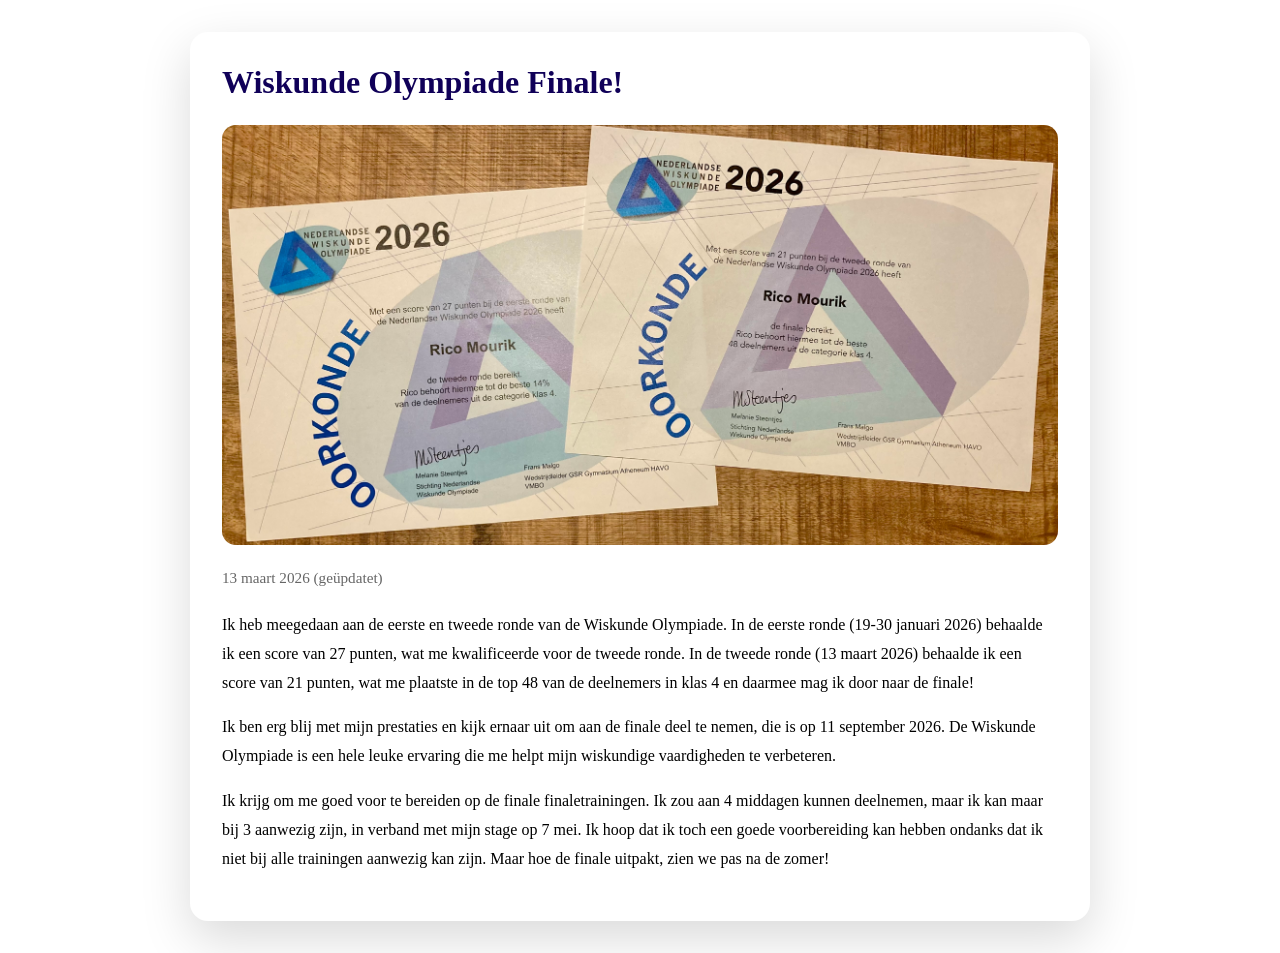
<file: artikel.html>
<!DOCTYPE html>
<html lang="nl">
<head>
  <meta charset="UTF-8">
  <meta name="viewport" content="width=device-width, initial-scale=1">
  <title>Nieuwsartikel</title>
  <link rel="stylesheet" href="Stijl.css">
</head>
<body>
  <main class="article-page">
    <h1 id="article-title">Nieuwsartikel</h1>
    <img id="article-image" class="article-image" alt="Nieuwsafbeelding">
    <div class="datum" id="article-date">Datum</div>
    <div class="content" id="article-content">
    </div>
  </main>

  <script src="articles-data.js"></script>
  <script>
    const params = new URLSearchParams(window.location.search);
    const id = params.get('id') || '1';
    const data = (window.ARTICLES && window.ARTICLES[id]) ? window.ARTICLES[id] : null;
    if (!data) {
      document.getElementById('article-title').textContent = 'Artikel niet gevonden';
      document.getElementById('article-date').textContent = '';
      document.getElementById('article-content').textContent = 'Het gevraagde artikel bestaat (nog) niet.';
    } else {
    const articleImage = document.getElementById('article-image');
    document.getElementById('article-title').textContent = data.title;
    document.getElementById('article-date').textContent = data.date;
    if (articleImage) {
      articleImage.src = data.image;
      articleImage.alt = data.title;
    }
    document.getElementById('article-content').innerHTML = data.body.map(text => `<p>${text}</p>`).join('');
    }
  </script>
</body>
</html>
</file>
<file: Stijl.css>
.body2 {
   background: linear-gradient(rgba(255, 255, 255, 0.6), rgba(255, 255, 255, 0.6)), url('https://i.pinimg.com/originals/a6/40/65/a6406507039471cc6cc9fc178813233a.jpg');
   background-size: cover;
   background-position: center;
}

.bodyindex {
   font-family: Arial;
   background: #ffffb9;
}

.bodyhome {
   background: linear-gradient(rgba(255, 255, 255, 0.6), rgba(255, 255, 255, 0.6)), url('https://images.openai.com/static-rsc-4/K3PdIHOesjLOFdiZpkJ27ndP08dppVxSSiBOasS61AqAZmE5bTh1-x_xJplXe0sfPnmL0R53HjJErVgiMpaCmdDBBCeB6qvBN-mt8Rm9LBWHXD3731jzcWBP9mIb5qpPFVzBBqlL8LYstBlD8DiNKkNy5YTo_tEIG_8tlRkZJCtYhyKx32fYAHNTkbbGbIYk?purpose=fullsize');
   background-size: cover;
   background-position: center;
}

.home-content {
   text-align: start;
   color: #100058;
   padding: 2rem;
   font-family: Georgia, 'Times New Roman', Times, serif;
   font-size: clamp(1rem, 2vw, 1.5rem);
}

nav {
   background: #333;
   padding: 1rem;
   text-align: center;
   margin: auto;
   text-decoration: none;
   font-size: clamp(0.9rem, 1.8vw, 1.1rem);
   max-width: 70%;
}

nav a {
   color: #fff;
   margin: 0.2rem;
   text-decoration: none;
   display: inline-flex;
   align-items: center;
   gap: 0.35rem;
   white-space: nowrap;
   position: relative;
   bottom: 0;
}

nav a img {
   width: 25px;
   height: 25px;
   margin: 0;
}

nav a:hover {
   color: #00ff80;
}

.button-container {
   display: flex;
   flex-wrap: wrap;
   gap: 5px;
}

.image-button {
   position: relative;
   display: inline-block;
   cursor: pointer;
   transition: transform 0.3s ease;
   transform-origin: center;
   width: clamp(150px, 25vw, 250px);
}

.image-button img {
   width: 100%;
   display: block;
}

.image-button .image-text {
   position: absolute;
   top: 50%;
   left: 50%;
   transform: translate(-50%, -50%)rotate(4deg);
   color: #00ff80;
   font-weight: bold;
   text-align: center;
   font-size: clamp(0.5rem, 2.5vw, 1.4rem);
}

.image-button:hover {
   transform: scale(1.3);
}

.frame {
   width: 90%;
   height: 90vh;
   display: block;
   border: #333 solid 3px;
   margin: 0 auto;
}

#btn0 .image-text {
   position: absolute;
   top: 63%;
   left: 49%;
   transform: translate(-50%, -50%)rotate(5deg);
   color: #00ff80;
   font-weight: bold;
   text-align: center;
   font-size: 1.4rem;
}

#btn1 {
   position: absolute;
   bottom: 3%;
   right: 3%;
}

#btn1 .image-text {
   position: absolute;
   top: 58%;
   left: 44%;
   transform: translate(-50%, -50%)rotate(-26deg);
   color: #100058;
   font-weight: bold;
   font-size: 2rem;
   text-align: center;
}

#btn2 {
   transform: rotate(20deg);
   margin-left: 5px;
}

#btn2:hover {
   transform: rotate(20deg) scale(1.3);
}

#btn2 .image-text {
   position: absolute;
   top: 54%;
   left: 54%;
   transform: translate(-50%, -50%)rotate(-23deg);
   color: #00ff80;
   font-weight: bold;
   text-align: center;
   font-size: 1.4rem;
}

#btn4 .image-text {
   position: absolute;
   top: 65%;
   left: 50%;
   transform: translate(-50%, -50%)rotate(4deg);
   color: #00ff80;
   font-weight: bold;
   text-align: center;
   font-size: 1.4rem;
}

#btn5 .image-text {
   position: absolute;
   top: 67%;
   left: 50%;
   transform: translate(-50%, -50%)rotate(5deg);
   color: #00ff80;
   font-weight: bold;
   text-align: center;
   font-size: 1.4rem;
}

.Hoofdtekst {
   text-align: center;
   color: #000000;
   font-size: clamp(1.5rem, 3vw, 2rem);
   font-family: Georgia, 'Times New Roman', Times, serif;
}

.Inhoud {
   text-align: start;
   color: #000000;
   font-size: clamp(1rem, 2vw, 1.5rem);
   font-family: Georgia, 'Times New Roman', Times, serif;
   margin-left: 2rem;
   margin-right: 2rem;
}

.loginInput {
   width: 50%;
   padding: 12px;
   margin-bottom: 15px;
   border: 1px solid #ccc;
   border-radius: 5px;
   box-sizing: border-box;
   display: block;
   margin: 15px auto;
}

.loginButton {
   width: 50%;
   padding: 12px;
   border: none;
   background: #007bff;
   color: white;
   border-radius: 5px;
   cursor: pointer;
   font-size: 16px;
   display: block;
   margin: auto;
}

.loginButton:hover {
   opacity: 0.8;
}

#message {
   text-align: center;
   margin-bottom: 15px;
}

.spotify-row {
   display: flex;
   flex-wrap: wrap;
   justify-content: center;
   gap: 1rem;
}

.spotify-iframe {
   border-radius: 12px;
   height: 500px;
   box-sizing: border-box;
   flex: 0 1 45%;
   min-width: 280px;
}

@media screen and (max-width: 699px) {
   .spotify-iframe {
      flex: 80%;
      width: 80%;
      min-width: auto;
   }
}

.inhoud-rij {
   display: flex;
   gap: 1.5rem;
   align-items: flex-start;
   justify-content: flex-start;
   padding: 0 2rem;
}

.imgoppag {
   flex: 0 0 auto;
}

.imgoppagina {
   width: 400px;
   height: auto;
   border-radius: 12px;
   position: static;
}

#hobby {
   margin-top: 11rem;
}

#vrijetijd {
   margin-top: 10rem;
}

#vosfilm {
   height: 450px;
   object-fit: cover;
   object-position: bottom;
   margin-left: 2rem;
}

#badmintonfilm {
   height: auto;
   width: clamp(400px, 70%, 600px);
   margin-left: 2rem;
}

#mncontainer {
   background: transparent;
   display: grid;
   grid-template-columns: repeat(2, minmax(300px, 1fr));
   gap: 1rem;
   padding: 1rem 2rem 2rem;
   max-width: 1200px;
   margin: 1rem auto;
}

.nieuws-item {
   position: relative;
   background: white;
   border-radius: 12px;
   box-shadow: 0 4px 18px rgba(0, 0, 0, 0.12);
   padding: 1rem;
   box-sizing: border-box;
   display: grid;
   grid-template-columns: 1fr 300px;
   gap: 1rem;
   align-items: center;
   min-height: 320px;
}

.nieuws-item .datum {
   position: absolute;
   top: 1rem;
   left: 1rem;
   background: #100058;
   color: white;
   padding: 0.4rem 0.7rem;
   border-radius: 10px;
   font-size: 0.85rem;
}

.nieuws-item img {
   width: 300px;
   height: 300px;
   object-fit: cover;
   border-radius: 12px;
}

.nieuws-item .Hoofdtekst {
   margin: 0 0 0.5rem;
   text-align: left;
   font-size: 1.2rem;
}

.nieuws-item .Inhoud {
   margin: 0;
}

.nieuws-item .Inhoud p {
   margin: 0;
}

.nieuws-text {
   display: flex;
   flex-direction: column;
   justify-content: space-between;
   min-height: 300px;
   padding-top: 1.6rem;
}

.lees-meer {
   margin-top: 1rem;
   padding: 0.75rem 1rem;
   border: none;
   background: #100058;
   color: white;
   border-radius: 10px;
   font-size: 1rem;
   cursor: pointer;
   transition: background 0.2s ease;
}

.lees-meer:hover {
   background: #2a0f8e;
}

.article-overlay {
   position: fixed;
   inset: 0;
   display: none;
   align-items: center;
   justify-content: center;
   background: rgba(0, 0, 0, 0.6);
   z-index: 9999;
   padding: 1rem;
}

.article-overlay.active {
   display: flex;
}

.overlay-panel {
   width: min(100%, 1000px);
   max-height: 90vh;
   background: white;
   border-radius: 16px;
   overflow: hidden;
   position: relative;
   box-shadow: 0 18px 60px rgba(0, 0, 0, 0.2);
}

.overlay-close {
   position: absolute;
   top: 0.75rem;
   right: 0.75rem;
   width: 2.5rem;
   height: 2.5rem;
   border: none;
   background: #100058;
   color: white;
   border-radius: 50%;
   font-size: 1.4rem;
   line-height: 1;
   cursor: pointer;
}

#article-frame {
   width: 100%;
   height: 80vh;
   border: none;
}

.article-page {
   max-width: 900px;
   margin: 2rem auto;
   background: white;
   border-radius: 18px;
   box-shadow: 0 18px 50px rgba(0, 0, 0, 0.15);
   padding: 2rem;
   box-sizing: border-box;
}

.article-page h1 {
   margin-top: 0;
   font-size: 2rem;
   color: #100058;
}

.article-page .article-image {
   width: 100%;
   max-height: 420px;
   object-fit: cover;
   border-radius: 14px;
   margin: 1.5rem 0;
   display: block;
}

.article-page .datum {
   margin: 0.5rem 0 1.5rem;
   color: #666;
   font-size: 0.95rem;
}

.article-page .content p {
   line-height: 1.8;
   margin: 0 0 1rem;
   font-size: 1rem;
}
</file>
